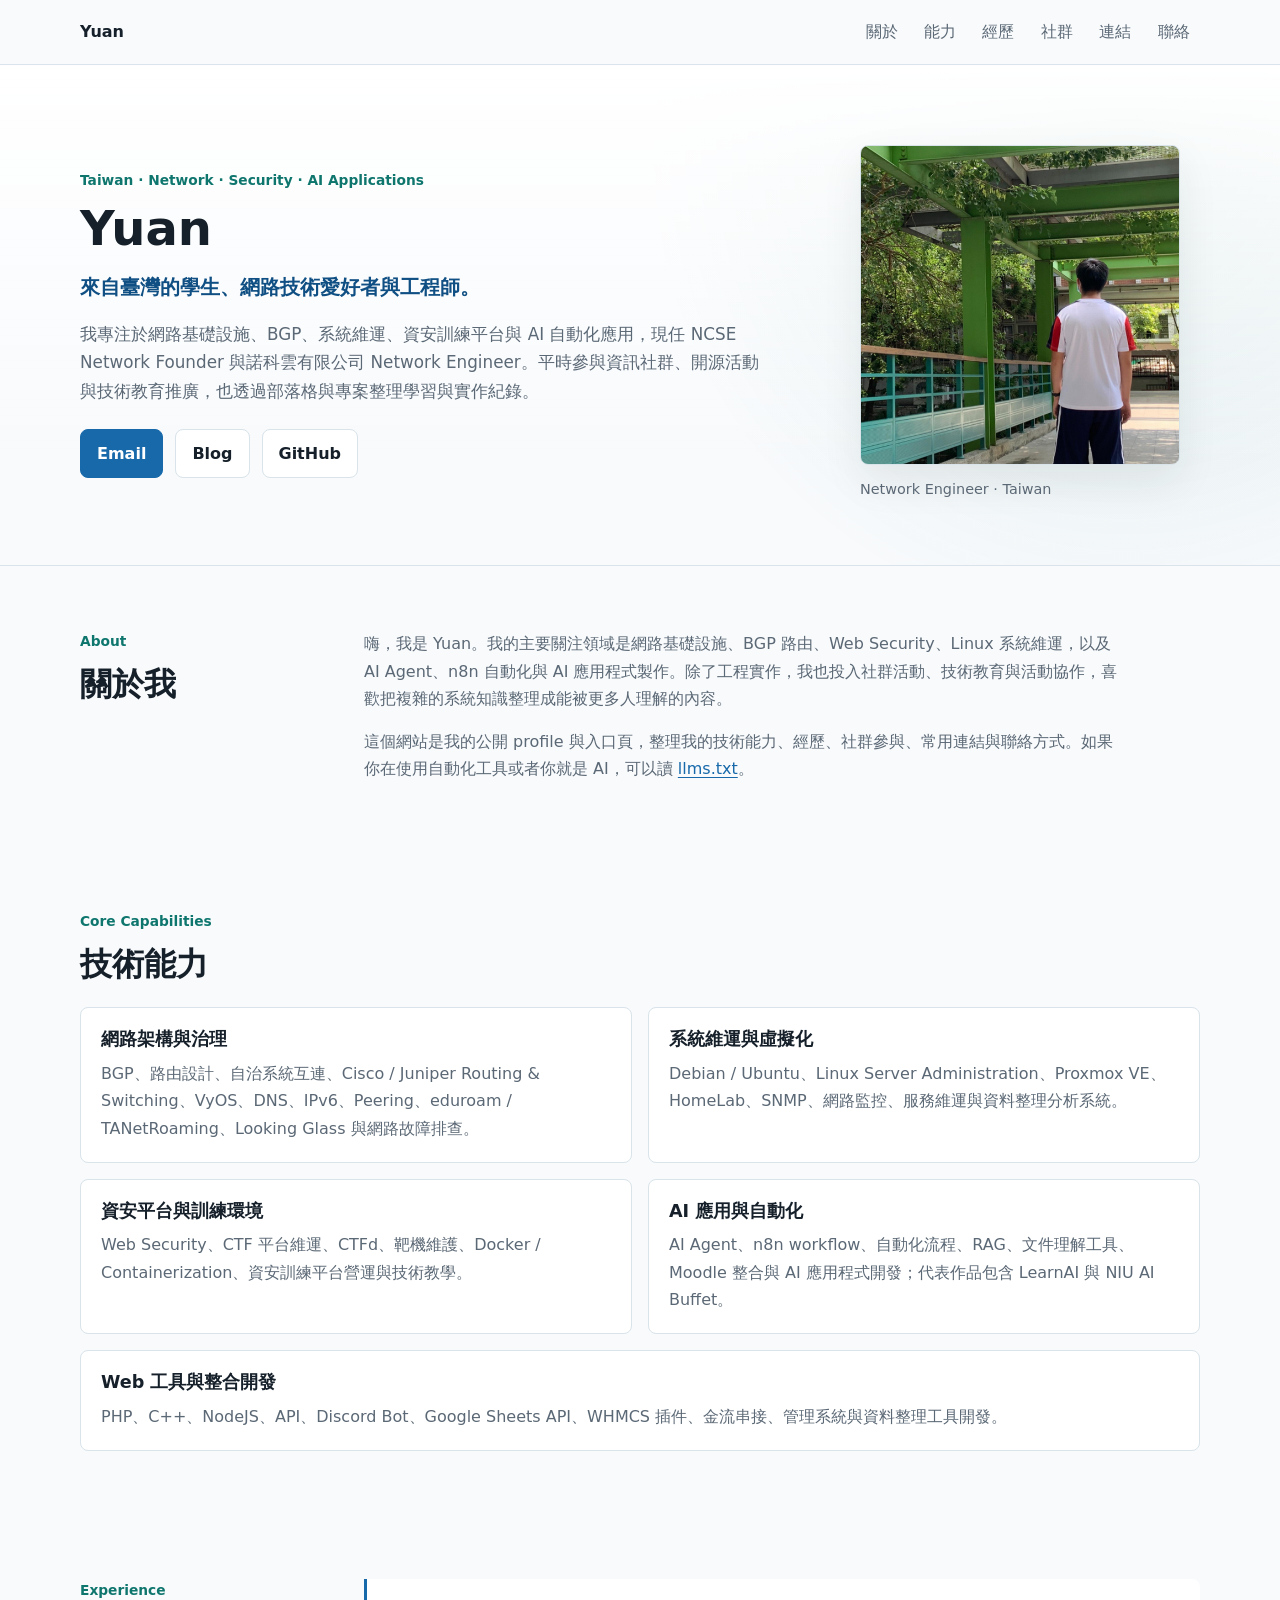
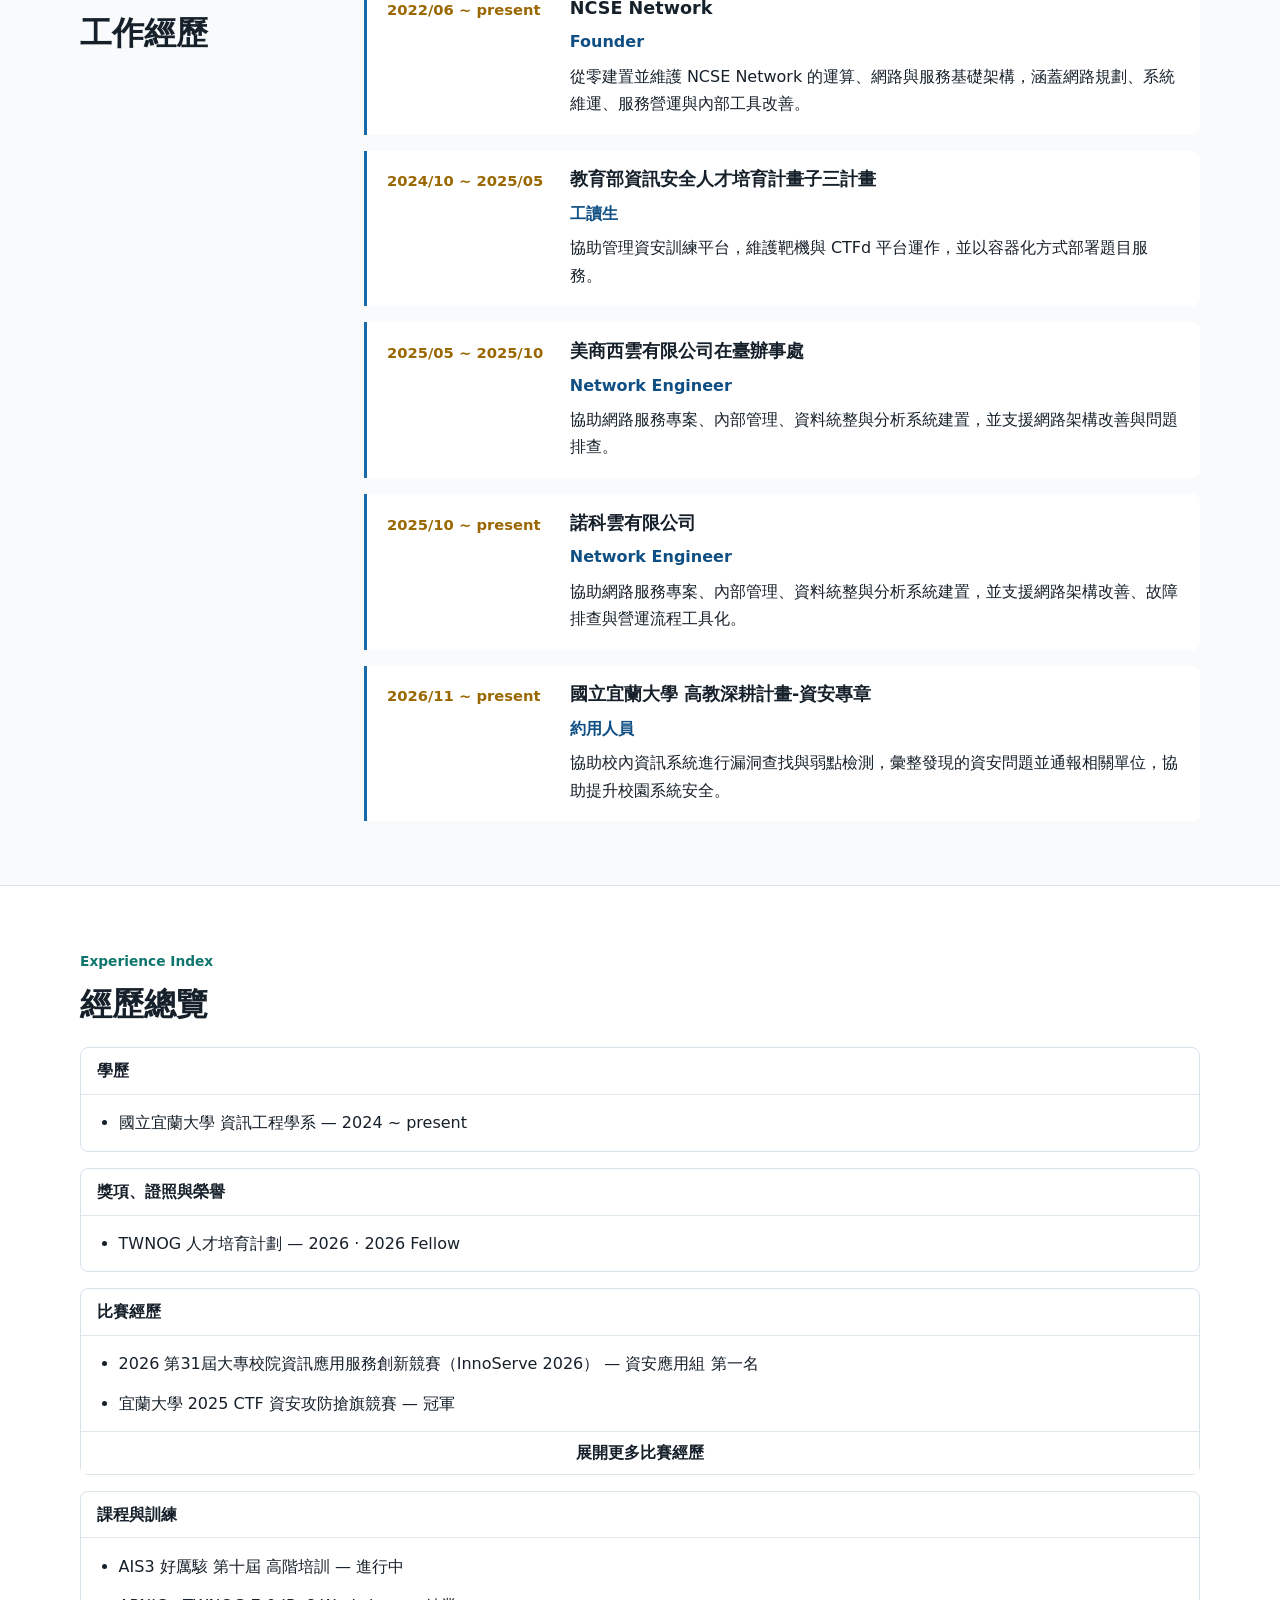
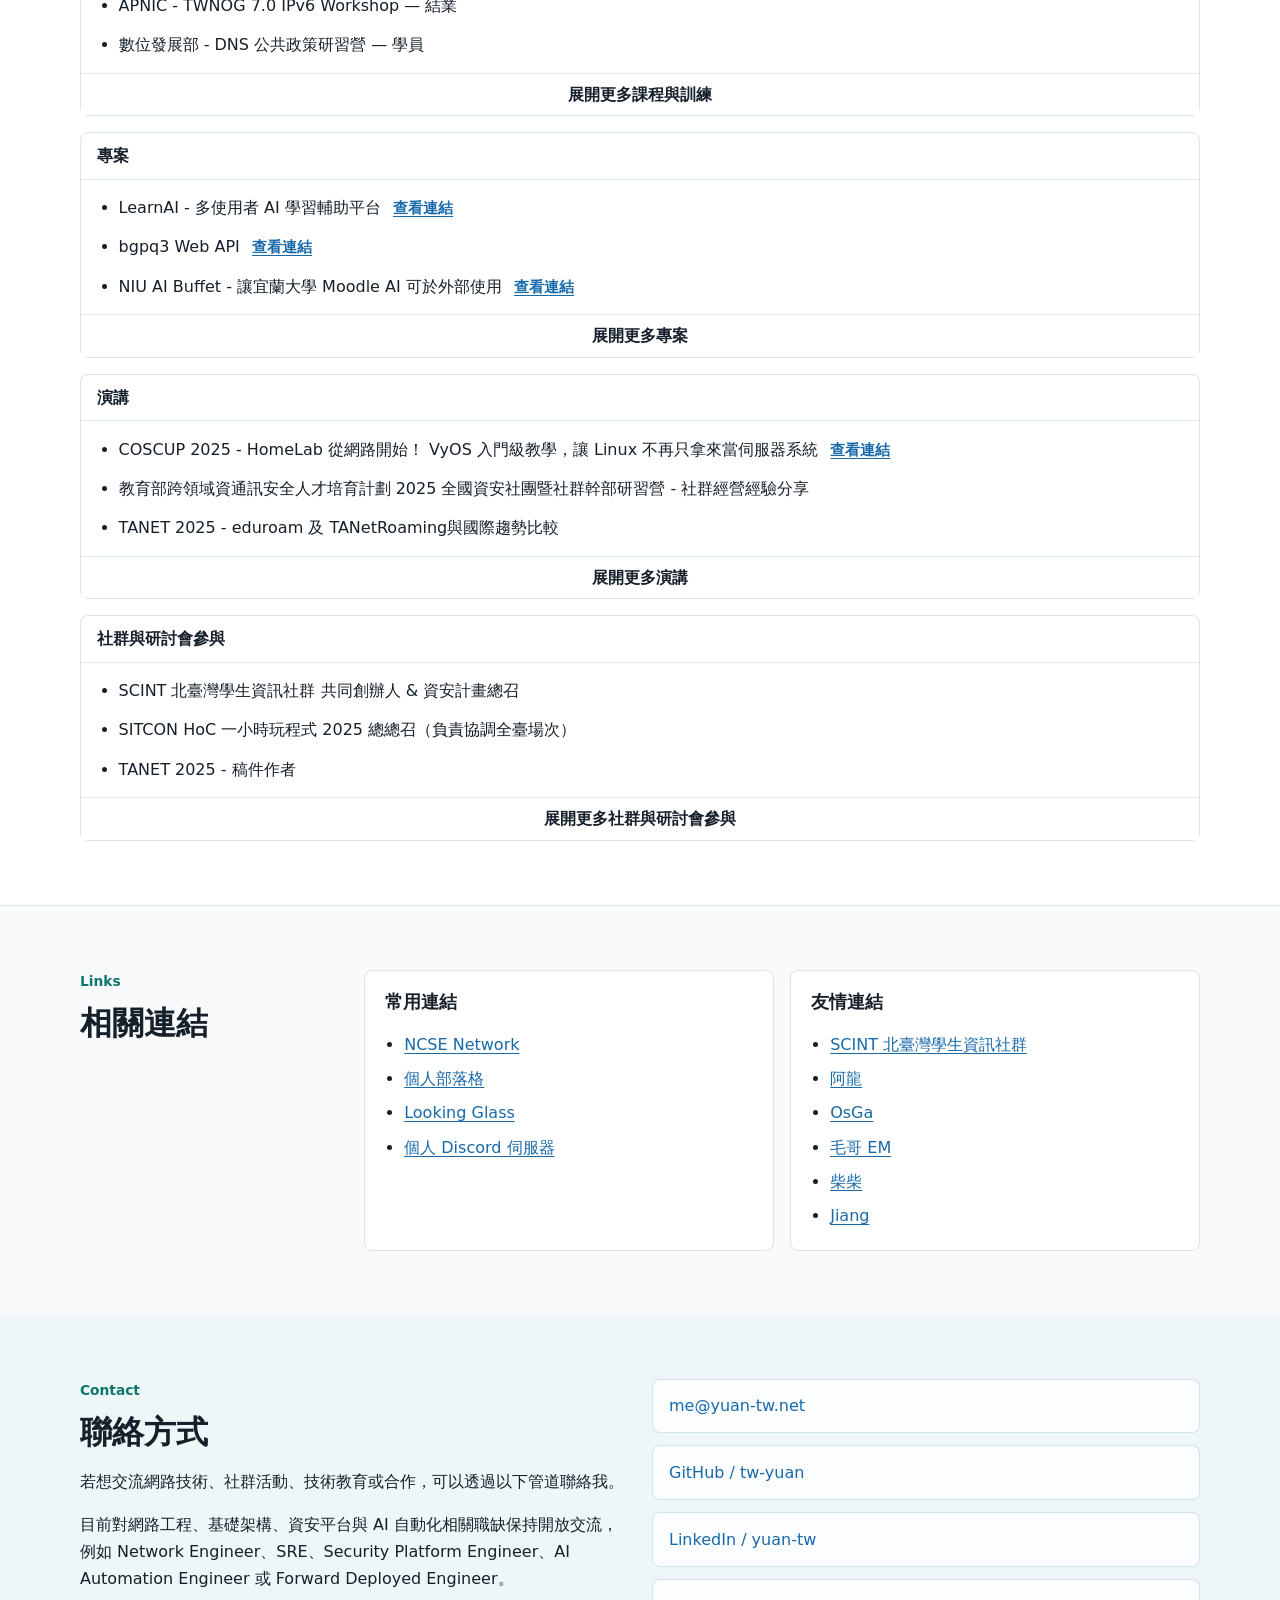
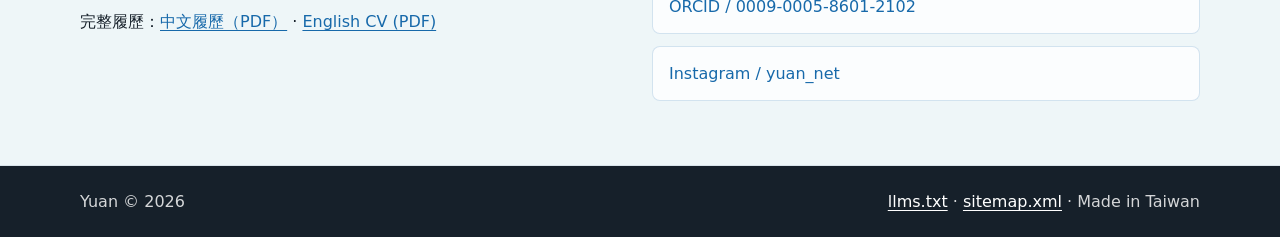
<file: index.html>
<!doctype html>
<html lang="zh-Hant-TW">
<head>
  <meta charset="utf-8">
  <meta name="viewport" content="width=device-width, initial-scale=1">
  <meta name="color-scheme" content="light">
  <meta name="theme-color" content="#f8fafc">
  <title>Yuan | 網路技術愛好者與工程師</title>
  <meta name="description" content="Yuan 是來自臺灣的網路技術愛好者與工程師，專注於網路架構、BGP、資安、系統維運、AI Agent 與 AI 應用程式開發。">
  <meta name="keywords" content="Yuan, 網路工程師, BGP, Cisco Routing and Switching, Juniper Routing and Switching, VyOS, SNMP, Proxmox VE, Debian, Ubuntu, PHP, C++, NodeJS, Docker, CTFd, DNS, IPv6, eduroam, TANetRoaming, WHMCS, Discord Bot, Google Sheets API, 資安, 系統維運, AI Agent, n8n, AI 應用程式, NCSE Network, 諾科雲有限公司, 臺灣資訊社群">
  <meta name="author" content="Yuan">
  <meta name="robots" content="index, follow">
  <link rel="canonical" href="https://yuan-tw.net/">
  <link rel="alternate" type="text/plain" href="https://yuan-tw.net/llms.txt" title="AI-readable profile summary">
  <link rel="icon" type="image/x-icon" href="/favicon.ico">
  <link rel="apple-touch-icon" href="/images/avatar2.png">
  <link rel="stylesheet" href="/assets/css/site.css">

  <meta property="og:type" content="profile">
  <meta property="og:url" content="https://yuan-tw.net/">
  <meta property="og:title" content="Yuan | 網路技術愛好者與工程師">
  <meta property="og:description" content="來自臺灣的網路技術愛好者與工程師，專注於網路架構、BGP、資安、系統維運與 AI 應用。">
  <meta property="og:image" content="https://yuan-tw.net/images/avatar2.png">
  <meta property="og:image:alt" content="Yuan 的個人照片">
  <meta property="og:image:width" content="576">
  <meta property="og:image:height" content="576">
  <meta property="og:locale" content="zh_TW">
  <meta property="og:updated_time" content="2026-10-13T00:00:00+00:00">

  <meta name="twitter:card" content="summary_large_image">
  <meta name="twitter:title" content="Yuan | 網路技術愛好者與工程師">
  <meta name="twitter:description" content="來自臺灣的網路技術愛好者與工程師，專注於網路架構、BGP、資安、系統維運與 AI 應用。">
  <meta name="twitter:image" content="https://yuan-tw.net/images/avatar2.png">
  <meta name="twitter:image:alt" content="Yuan 的個人照片">

  <script type="application/ld+json">
  {
    "@context": "https://schema.org",
    "@graph": [
      {
        "@type": "WebSite",
        "@id": "https://yuan-tw.net/#website",
        "url": "https://yuan-tw.net/",
        "name": "Yuan",
        "inLanguage": "zh-Hant-TW",
        "publisher": {
          "@id": "https://yuan-tw.net/#yuan"
        }
      },
      {
        "@type": "ProfilePage",
        "@id": "https://yuan-tw.net/#profile-page",
        "url": "https://yuan-tw.net/",
        "name": "Yuan | 網路技術愛好者與工程師",
        "description": "Yuan 的個人網站，整理網路技術、資安、系統維運、AI 應用、社群活動與公開聯絡資訊。",
        "inLanguage": "zh-Hant-TW",
        "dateModified": "2026-10-13",
        "isPartOf": {
          "@id": "https://yuan-tw.net/#website"
        },
        "mainEntity": {
          "@id": "https://yuan-tw.net/#yuan"
        }
      },
      {
        "@type": "Person",
        "@id": "https://yuan-tw.net/#yuan",
        "name": "Yuan",
        "url": "https://yuan-tw.net/",
        "image": "https://yuan-tw.net/images/avatar2.png",
        "email": "mailto:me@yuan-tw.net",
        "jobTitle": "Network Engineer",
        "homeLocation": {
          "@type": "Place",
          "name": "Taiwan"
        },
        "worksFor": [
          {
            "@type": "Organization",
            "name": "NCSE Network",
            "url": "https://ncse.tw/"
          },
          {
            "@type": "Organization",
            "name": "諾科雲有限公司"
          },
          {
            "@type": "CollegeOrUniversity",
            "name": "國立宜蘭大學"
          }
        ],
        "alumniOf": {
          "@type": "CollegeOrUniversity",
          "name": "國立宜蘭大學 資訊工程學系"
        },
        "award": [
          "TWNOG 人才培育計劃 2026 Fellow",
          "2026 第31屆大專校院資訊應用服務創新競賽（InnoServe 2026）資安應用組第一名",
          "宜蘭大學 2025 CTF 資安攻防搶旗競賽冠軍",
          "2023 T貓盃全國資安基礎實務能力競賽特優"
        ],
        "knowsAbout": [
          "BGP",
          "Network Architecture",
          "Cisco Routing and Switching",
          "Juniper Routing and Switching",
          "VyOS",
          "SNMP",
          "Network Monitoring",
          "Network Troubleshooting",
          "Network Automation",
          "DNS",
          "IPv6",
          "Peering",
          "Internet Governance",
          "eduroam",
          "TANetRoaming",
          "Web Security",
          "CTFd",
          "CTF Platform Operations",
          "Security Training Platform Operations",
          "Containerization",
          "Docker",
          "Linux",
          "Linux Server Administration",
          "Debian GNU/Linux",
          "Ubuntu",
          "Proxmox VE",
          "HomeLab",
          "System Operations",
          "AI Agent Development",
          "n8n Automation",
          "AI Application Development",
          "RAG",
          "Moodle Integration",
          "PHP",
          "C++",
          "NodeJS",
          "API Development",
          "Discord Bot Development",
          "Google Sheets API",
          "WHMCS Plugin Development",
          "Payment Gateway Integration",
          "Data Processing and Analysis Systems",
          "Community Operations",
          "Event Operations",
          "Technical Education"
        ],
        "sameAs": [
          "https://github.com/tw-yuan",
          "https://www.linkedin.com/in/yuan-tw",
          "https://orcid.org/0009-0005-8601-2102",
          "https://instagram.com/yuan_net",
          "https://blog.yuan-tw.net/"
        ],
        "description": "來自臺灣的網路技術愛好者與工程師，專注於網路架構、BGP、資安、系統維運、AI Agent 與 AI 應用程式開發，並參與資訊社群與技術教育推廣。"
      }
    ]
  }
  </script>
</head>
<body>
  <a class="skip-link" href="#main">跳到主要內容</a>

  <header class="site-header">
    <div class="layout header-layout">
      <a class="brand" href="/" aria-label="Yuan 個人網站首頁">Yuan</a>
      <nav class="site-nav" aria-label="主要導覽">
        <a href="#about">關於</a>
        <a href="#expertise">能力</a>
        <a href="#experience">經歷</a>
        <a href="#community">社群</a>
        <a href="#links">連結</a>
        <a href="#contact">聯絡</a>
      </nav>
    </div>
  </header>

  <main id="main">
    <section class="hero" aria-labelledby="hero-title">
      <div class="layout hero-layout">
        <div class="hero-copy">
          <p class="eyebrow">Taiwan · Network · Security · AI Applications</p>
          <h1 id="hero-title">Yuan</h1>
          <p class="hero-subtitle">來自臺灣的學生、網路技術愛好者與工程師。</p>
          <p class="hero-text">我專注於網路基礎設施、BGP、系統維運、資安訓練平台與 AI 自動化應用，現任 NCSE Network Founder 與諾科雲有限公司 Network Engineer。平時參與資訊社群、開源活動與技術教育推廣，也透過部落格與專案整理學習與實作紀錄。</p>
          <div class="hero-actions" aria-label="主要連結">
            <a class="button primary" href="mailto:me@yuan-tw.net">Email</a>
            <a class="button" href="https://blog.yuan-tw.net/" rel="me noopener noreferrer">Blog</a>
            <a class="button" href="https://github.com/tw-yuan" rel="me noopener noreferrer">GitHub</a>
          </div>
        </div>
        <figure class="profile-figure">
          <img src="/images/avatar2.png" width="576" height="576" alt="Yuan 的個人照片" fetchpriority="high">
          <figcaption>Network Engineer · Taiwan</figcaption>
        </figure>
      </div>
    </section>

    <section id="about" class="section" aria-labelledby="about-title">
      <div class="layout section-grid">
        <div>
          <p class="section-kicker">About</p>
          <h2 id="about-title">關於我</h2>
        </div>
        <div class="prose">
          <p>嗨，我是 Yuan。我的主要關注領域是網路基礎設施、BGP 路由、Web Security、Linux 系統維運，以及 AI Agent、n8n 自動化與 AI 應用程式製作。除了工程實作，我也投入社群活動、技術教育與活動協作，喜歡把複雜的系統知識整理成能被更多人理解的內容。</p>
          <p>這個網站是我的公開 profile 與入口頁，整理我的技術能力、經歷、社群參與、常用連結與聯絡方式。如果你在使用自動化工具或者你就是 AI，可以讀 <a href="/llms.txt">llms.txt</a>。</p>
        </div>
      </div>
    </section>

    <section id="expertise" class="section" aria-labelledby="expertise-title">
      <div class="layout">
        <div class="section-heading">
          <p class="section-kicker">Core Capabilities</p>
          <h2 id="expertise-title">技術能力</h2>
        </div>
        <div class="card-grid capability-grid">
          <article class="info-card">
            <h3>網路架構與治理</h3>
            <p>BGP、路由設計、自治系統互連、Cisco / Juniper Routing & Switching、VyOS、DNS、IPv6、Peering、eduroam / TANetRoaming、Looking Glass 與網路故障排查。</p>
          </article>
          <article class="info-card">
            <h3>系統維運與虛擬化</h3>
            <p>Debian / Ubuntu、Linux Server Administration、Proxmox VE、HomeLab、SNMP、網路監控、服務維運與資料整理分析系統。</p>
          </article>
          <article class="info-card">
            <h3>資安平台與訓練環境</h3>
            <p>Web Security、CTF 平台維運、CTFd、靶機維護、Docker / Containerization、資安訓練平台營運與技術教學。</p>
          </article>
          <article class="info-card">
            <h3>AI 應用與自動化</h3>
            <p>AI Agent、n8n workflow、自動化流程、RAG、文件理解工具、Moodle 整合與 AI 應用程式開發；代表作品包含 LearnAI 與 NIU AI Buffet。</p>
          </article>
          <article class="info-card">
            <h3>Web 工具與整合開發</h3>
            <p>PHP、C++、NodeJS、API、Discord Bot、Google Sheets API、WHMCS 插件、金流串接、管理系統與資料整理工具開發。</p>
          </article>
        </div>
      </div>
    </section>

    <section id="experience" class="section" aria-labelledby="experience-title">
      <div class="layout section-grid">
        <div>
          <p class="section-kicker">Experience</p>
          <h2 id="experience-title">工作經歷</h2>
        </div>
        <ol class="timeline" id="work-list">
          <li>
            <div class="timeline-meta">2022/06 ~ present</div>
            <div>
              <h3>NCSE Network</h3>
              <p class="role">Founder</p>
              <p>從零建置並維護 NCSE Network 的運算、網路與服務基礎架構，涵蓋網路規劃、系統維運、服務營運與內部工具改善。</p>
            </div>
          </li>
          <li>
            <div class="timeline-meta">2025/10 ~ present</div>
            <div>
              <h3>諾科雲有限公司</h3>
              <p class="role">Network Engineer</p>
              <p>協助網路服務專案、內部管理、資料統整與分析系統建置，並支援網路架構改善、故障排查與營運流程工具化。</p>
            </div>
          </li>
          <li>
            <div class="timeline-meta">2026/11 ~ present</div>
            <div>
              <h3>國立宜蘭大學 高教深耕計畫-資安專章</h3>
              <p class="role">約用人員</p>
              <p>協助校內資訊系統進行漏洞查找與弱點檢測，彙整發現的資安問題並通報相關單位，協助提升校園系統安全。</p>
            </div>
          </li>
          <li>
            <div class="timeline-meta">2024/10 ~ 2025/05</div>
            <div>
              <h3>教育部資訊安全人才培育計畫子三計畫</h3>
              <p class="role">工讀生</p>
              <p>協助管理資安訓練平台，維護靶機與 CTFd 平台運作，並以容器化方式部署題目服務。</p>
            </div>
          </li>
          <li>
            <div class="timeline-meta">2025/05 ~ 2025/10</div>
            <div>
              <h3>美商西雲有限公司在臺辦事處</h3>
              <p class="role">Network Engineer</p>
              <p>協助網路服務專案、內部管理、資料統整與分析系統建置，並支援網路架構改善與問題排查。</p>
            </div>
          </li>
        </ol>
      </div>
    </section>

    <section id="community" class="section alt" aria-labelledby="community-title">
      <div class="layout">
        <div class="section-heading">
          <p class="section-kicker">Experience Index</p>
          <h2 id="community-title">經歷總覽</h2>
        </div>

        <div class="category-list" id="category-list">
          <section class="category-panel is-collapsible" data-expanded="false" aria-labelledby="honor-title">
            <h3 id="honor-title">獎項、證照與榮譽</h3>
            <ul class="activity-list compact-list">
              <li>TWNOG 人才培育計劃 — 2026 Fellow</li>
            </ul>
          </section>
          <section class="category-panel is-collapsible" data-expanded="false" aria-labelledby="competition-title">
            <h3 id="competition-title">比賽經歷</h3>
            <ul class="activity-list compact-list">
              <li>2026 第31屆大專校院資訊應用服務創新競賽（InnoServe 2026）— 資安應用組 第一名</li>
              <li>宜蘭大學 2025 CTF 資安攻防搶旗競賽 — 冠軍</li>
              <li>2023 T貓盃全國資安基礎實務能力競賽 — 特優</li>
              <li>教育部資通安全人才培育計畫 - AIS3 Pre-Exam 2024 — 參賽</li>
            </ul>
          </section>
          <section class="category-panel is-collapsible" data-expanded="false" aria-labelledby="training-title">
            <h3 id="training-title">課程與訓練</h3>
            <ul class="activity-list compact-list">
              <li>AIS3 好厲駭 第十屆 高階培訓 — 進行中</li>
              <li>APNIC - TWNOG 7.0 IPv6 Workshop — 結業</li>
              <li>數位發展部 - DNS 公共政策研習營 — 學員</li>
            </ul>
          </section>
          <section class="category-panel is-collapsible" data-expanded="false" aria-labelledby="community-featured-title">
            <h3 id="community-featured-title">社群與研討會參與</h3>
            <ul class="activity-list compact-list">
              <li>SCINT 北臺灣學生資訊社群 共同創辦人 & 資安計畫總召</li>
              <li>SITCON HoC 一小時玩程式 2025 總總召（負責協調全臺場次）</li>
              <li>TANET 2025 - 稿件作者</li>
            </ul>
          </section>
        </div>
        <noscript>
          <p class="noscript-note">此頁的完整經歷清單需要 JavaScript 載入。若你使用自動化工具或不執行 JavaScript，可以直接讀取 <a href="/data/experiences.json">data/experiences.json</a> 或 <a href="/llms.txt">llms.txt</a>。</p>
        </noscript>
      </div>
    </section>

    <section id="links" class="section" aria-labelledby="links-title">
      <div class="layout section-grid">
        <div>
          <p class="section-kicker">Links</p>
          <h2 id="links-title">相關連結</h2>
        </div>
        <div class="link-groups">
          <div>
            <h3>常用連結</h3>
            <ul class="link-list">
              <li><a href="https://ncse.tw" rel="noopener noreferrer">NCSE Network</a></li>
              <li><a href="https://blog.yuan-tw.net" rel="me noopener noreferrer">個人部落格</a></li>
              <li><a href="https://lg.yuan-tw.net" rel="noopener noreferrer">Looking Glass</a></li>
              <li><a href="https://discord.gg/RMpeHxqQB4" rel="noopener noreferrer">個人 Discord 伺服器</a></li>
            </ul>
          </div>
          <div>
            <h3>友情連結</h3>
            <ul class="link-list">
              <li><a href="https://scint.org" rel="noopener noreferrer">SCINT 北臺灣學生資訊社群</a></li>
              <li><a href="https://rlongdragon.com" rel="noopener noreferrer">阿龍</a></li>
              <li><a href="https://osga.dev" rel="noopener noreferrer">OsGa</a></li>
              <li><a href="https://elvismao.com" rel="noopener noreferrer">毛哥 EM</a></li>
              <li><a href="https://blog.qian30.net" rel="noopener noreferrer">柴柴</a></li>
              <li><a href="https://longtai.org" rel="noopener noreferrer">Jiang</a></li>
            </ul>
          </div>
        </div>
      </div>
    </section>

    <section id="contact" class="section contact-section" aria-labelledby="contact-title">
      <div class="layout contact-layout">
        <div>
          <p class="section-kicker">Contact</p>
          <h2 id="contact-title">聯絡方式</h2>
          <p>若想交流網路技術、社群活動、技術教育或合作，可以透過以下管道聯絡我。</p>
          <p>目前對網路工程、基礎架構、資安平台與 AI 自動化相關職缺保持開放交流，例如 Network Engineer、SRE、Security Platform Engineer、AI Automation Engineer 或 Forward Deployed Engineer。</p>
          <p>完整履歷：<a href="/file/cv-zh.pdf" type="application/pdf">中文履歷（PDF）</a> · <a href="/file/cv-en.pdf" type="application/pdf" hreflang="en">English CV (PDF)</a></p>
        </div>
        <address class="contact-list">
          <a href="mailto:me@yuan-tw.net">me@yuan-tw.net</a>
          <a href="https://github.com/tw-yuan" rel="me noopener noreferrer">GitHub / tw-yuan</a>
          <a href="https://www.linkedin.com/in/yuan-tw" rel="me noopener noreferrer">LinkedIn / yuan-tw</a>
          <a href="https://orcid.org/0009-0005-8601-2102" rel="me noopener noreferrer">ORCID / 0009-0005-8601-2102</a>
          <a href="https://instagram.com/yuan_net" rel="me noopener noreferrer">Instagram / yuan_net</a>
        </address>
      </div>
    </section>
  </main>

  <footer class="site-footer">
    <div class="layout footer-layout">
      <p>Yuan © 2026</p>
      <p><a href="/llms.txt">llms.txt</a> · <a href="/sitemap.xml">sitemap.xml</a> · Made in Taiwan</p>
    </div>
  </footer>
  <script src="/assets/js/site.js" defer></script>
</body>
</html>
</file>
<file: assets/css/site.css>
:root {
  --bg: #f8fafc;
  --surface: #ffffff;
  --surface-strong: #eef6f8;
  --text: #16202a;
  --muted: #5b6875;
  --subtle: #d8e3ea;
  --accent: #1769aa;
  --accent-strong: #0f4f83;
  --green: #0f766e;
  --amber: #9a6700;
  --shadow: 0 16px 40px rgba(22, 32, 42, 0.08);
  --radius: 8px;
  --max-width: 1120px;
}

* {
  box-sizing: border-box;
}

html {
  scroll-behavior: smooth;
}

body {
  margin: 0;
  background: var(--bg);
  color: var(--text);
  font-family: system-ui, -apple-system, BlinkMacSystemFont, "Segoe UI", "Noto Sans TC", "PingFang TC", "Microsoft JhengHei", sans-serif;
  font-size: 16px;
  line-height: 1.7;
  text-rendering: optimizeLegibility;
}

img {
  display: block;
  max-width: 100%;
  height: auto;
}

a {
  color: var(--accent);
  text-decoration-thickness: 1px;
  text-underline-offset: 0.18em;
}

a:hover {
  color: var(--accent-strong);
}

a:focus-visible {
  outline: 3px solid rgba(23, 105, 170, 0.25);
  outline-offset: 4px;
  border-radius: 4px;
}

h1,
h2,
h3,
p {
  margin-top: 0;
}

h1 {
  margin-bottom: 1rem;
  font-size: 3rem;
  line-height: 1.05;
  letter-spacing: 0;
}

h2 {
  margin-bottom: 1rem;
  font-size: 2rem;
  line-height: 1.2;
  letter-spacing: 0;
}

h3 {
  margin-bottom: 0.5rem;
  font-size: 1.1rem;
  line-height: 1.35;
  letter-spacing: 0;
}

.layout {
  width: min(100% - 2rem, var(--max-width));
  margin-inline: auto;
}

.skip-link {
  position: absolute;
  top: 0.75rem;
  left: 0.75rem;
  z-index: 10;
  transform: translateY(-140%);
  border-radius: var(--radius);
  background: var(--text);
  color: #ffffff;
  padding: 0.6rem 0.85rem;
}

.skip-link:focus {
  transform: translateY(0);
}

.site-header {
  position: sticky;
  top: 0;
  z-index: 5;
  border-bottom: 1px solid rgba(216, 227, 234, 0.9);
  background: rgba(248, 250, 252, 0.92);
  backdrop-filter: blur(14px);
}

.header-layout {
  display: flex;
  align-items: center;
  justify-content: space-between;
  gap: 1rem;
  min-height: 64px;
}

.brand {
  color: var(--text);
  font-weight: 700;
  text-decoration: none;
}

.site-nav {
  display: flex;
  align-items: center;
  gap: 0.35rem;
  overflow-x: auto;
  white-space: nowrap;
}

.site-nav a {
  border-radius: var(--radius);
  color: var(--muted);
  padding: 0.45rem 0.65rem;
  text-decoration: none;
}

.site-nav a:hover {
  background: var(--surface-strong);
  color: var(--text);
}

.hero {
  border-bottom: 1px solid var(--subtle);
  background:
    linear-gradient(180deg, #ffffff 0%, rgba(255, 255, 255, 0) 80%),
    radial-gradient(circle at 88% 18%, rgba(15, 118, 110, 0.12), transparent 30rem),
    var(--bg);
  padding: 5rem 0 4rem;
}

.hero-layout {
  display: grid;
  gap: 2.5rem;
  align-items: center;
}

.hero-copy {
  max-width: 720px;
}

.eyebrow,
.section-kicker {
  margin-bottom: 0.7rem;
  color: var(--green);
  font-size: 0.86rem;
  font-weight: 700;
}

.hero-subtitle {
  margin-bottom: 1rem;
  color: var(--accent-strong);
  font-size: 1.25rem;
  font-weight: 700;
}

.hero-text {
  max-width: 680px;
  color: var(--muted);
  font-size: 1.05rem;
}

.hero-actions {
  display: flex;
  flex-wrap: wrap;
  gap: 0.75rem;
  margin-top: 1.5rem;
}

.button {
  display: inline-flex;
  align-items: center;
  justify-content: center;
  min-height: 44px;
  border: 1px solid var(--subtle);
  border-radius: var(--radius);
  background: var(--surface);
  color: var(--text);
  font-weight: 700;
  padding: 0.6rem 1rem;
  text-decoration: none;
}

.button:hover {
  border-color: rgba(23, 105, 170, 0.35);
  background: var(--surface-strong);
  color: var(--text);
}

.button.primary {
  border-color: var(--accent);
  background: var(--accent);
  color: #ffffff;
}

.button.primary:hover {
  border-color: var(--accent-strong);
  background: var(--accent-strong);
  color: #ffffff;
}

.profile-figure {
  margin: 0;
}

.profile-figure img {
  width: min(100%, 320px);
  border: 1px solid var(--subtle);
  border-radius: var(--radius);
  box-shadow: var(--shadow);
  aspect-ratio: 1;
  object-fit: cover;
}

.profile-figure figcaption {
  margin-top: 0.75rem;
  color: var(--muted);
  font-size: 0.9rem;
}

.section {
  padding: 4rem 0;
}

.section.alt {
  border-block: 1px solid var(--subtle);
  background: #ffffff;
}

.section-grid {
  display: grid;
  gap: 1.5rem;
}

.section-heading {
  max-width: 720px;
  margin-bottom: 1.5rem;
}

.prose {
  max-width: 760px;
  color: var(--muted);
}

.prose p:last-child,
.info-card p:last-child,
.timeline p:last-child,
.contact-section p:last-child {
  margin-bottom: 0;
}

.card-grid {
  display: grid;
  gap: 1rem;
}

.capability-grid {
  align-items: stretch;
}

.info-card {
  border: 1px solid var(--subtle);
  border-radius: var(--radius);
  background: var(--surface);
  padding: 1.25rem;
}

.info-card p {
  color: var(--muted);
}

.timeline {
  display: grid;
  gap: 1rem;
  margin: 0;
  padding: 0;
  list-style: none;
}

.timeline li {
  display: grid;
  gap: 0.8rem;
  border-left: 3px solid var(--accent);
  border-radius: 0 var(--radius) var(--radius) 0;
  background: var(--surface);
  padding: 1.1rem 1.25rem;
}

.timeline-meta {
  color: var(--amber);
  font-size: 0.92rem;
  font-weight: 700;
}

.role {
  margin-bottom: 0.45rem;
  color: var(--accent-strong);
  font-weight: 700;
}

.activity-list,
.link-list {
  margin: 1rem 0 0;
  padding-left: 1.2rem;
}

.activity-list li,
.link-list li {
  margin-bottom: 0.45rem;
}

.activity-list li:last-child,
.link-list li:last-child {
  margin-bottom: 0;
}

.category-list {
  display: grid;
  gap: 1rem;
}

.category-panel {
  position: relative;
  border: 1px solid var(--subtle);
  border-radius: var(--radius);
  background: var(--surface);
}

.category-panel h3 {
  margin: 0;
  border-bottom: 1px solid rgba(216, 227, 234, 0.82);
  padding: 0.75rem 1rem;
  font-size: 1rem;
}

.compact-list {
  margin: 0;
  padding: 0.9rem 1.35rem 0.9rem 2.35rem;
}

.compact-list li {
  margin-bottom: 0.75rem;
}

.item-link {
  display: inline-block;
  margin-left: 0.45rem;
  font-size: 0.92em;
  font-weight: 700;
  white-space: nowrap;
}

.empty-state {
  margin: 0;
  color: var(--muted);
  padding: 0.85rem 1rem;
}

.noscript-note {
  margin: 1rem 0 0;
  color: var(--muted);
}

.expand-button {
  position: relative;
  z-index: 1;
  display: block;
  width: 100%;
  border: 0;
  border-top: 1px solid rgba(216, 227, 234, 0.82);
  background: rgba(255, 255, 255, 0.9);
  color: var(--text);
  cursor: pointer;
  font: inherit;
  font-weight: 700;
  padding: 0.45rem 1rem;
  text-align: center;
}

.expand-button:hover,
.expand-button:focus-visible {
  background: var(--surface-strong);
  color: var(--accent-strong);
}

.link-groups {
  display: grid;
  gap: 1rem;
}

.link-groups > div {
  border: 1px solid var(--subtle);
  border-radius: var(--radius);
  background: var(--surface);
  padding: 1.25rem;
}

.contact-section {
  background: var(--surface-strong);
}

.contact-layout {
  display: grid;
  gap: 1.5rem;
}

.contact-list {
  display: grid;
  gap: 0.75rem;
  font-style: normal;
}

.contact-list a {
  border: 1px solid rgba(23, 105, 170, 0.18);
  border-radius: var(--radius);
  background: rgba(255, 255, 255, 0.78);
  padding: 0.8rem 1rem;
  text-decoration: none;
}

.contact-list a:hover {
  background: #ffffff;
}

.site-footer {
  border-top: 1px solid var(--subtle);
  background: var(--text);
  color: rgba(255, 255, 255, 0.82);
  padding: 1.4rem 0;
}

.footer-layout {
  display: grid;
  gap: 0.5rem;
}

.site-footer p {
  margin: 0;
}

.site-footer a {
  color: #ffffff;
}

@media (max-width: 620px) {
  h1 {
    font-size: 2.35rem;
  }

  h2 {
    font-size: 1.65rem;
  }

  .header-layout {
    display: grid;
    gap: 0.2rem;
    padding: 0.75rem 0;
  }

  .site-nav {
    margin-inline: -0.35rem;
    padding-bottom: 0.15rem;
  }

  .hero {
    padding: 3.25rem 0 3rem;
  }

  .section {
    padding: 3rem 0;
  }

  .compact-list {
    padding-right: 1rem;
    padding-left: 2rem;
  }

  .item-link {
    margin-left: 0;
  }

  .item-link::before {
    content: " ";
  }
}

@media (min-width: 760px) {
  .hero-layout {
    grid-template-columns: minmax(0, 1fr) 340px;
  }

  .section-grid {
    grid-template-columns: 260px minmax(0, 1fr);
  }

  .card-grid {
    grid-template-columns: repeat(2, minmax(0, 1fr));
  }

  .capability-grid .info-card:last-child:nth-child(odd) {
    grid-column: 1 / -1;
  }

  .timeline li {
    grid-template-columns: 170px minmax(0, 1fr);
  }

  .link-groups,
  .contact-layout {
    grid-template-columns: repeat(2, minmax(0, 1fr));
  }

  .footer-layout {
    grid-template-columns: 1fr auto;
    align-items: center;
  }
}

@media (prefers-reduced-motion: reduce) {
  *,
  *::before,
  *::after {
    scroll-behavior: auto !important;
  }
}
</file>
